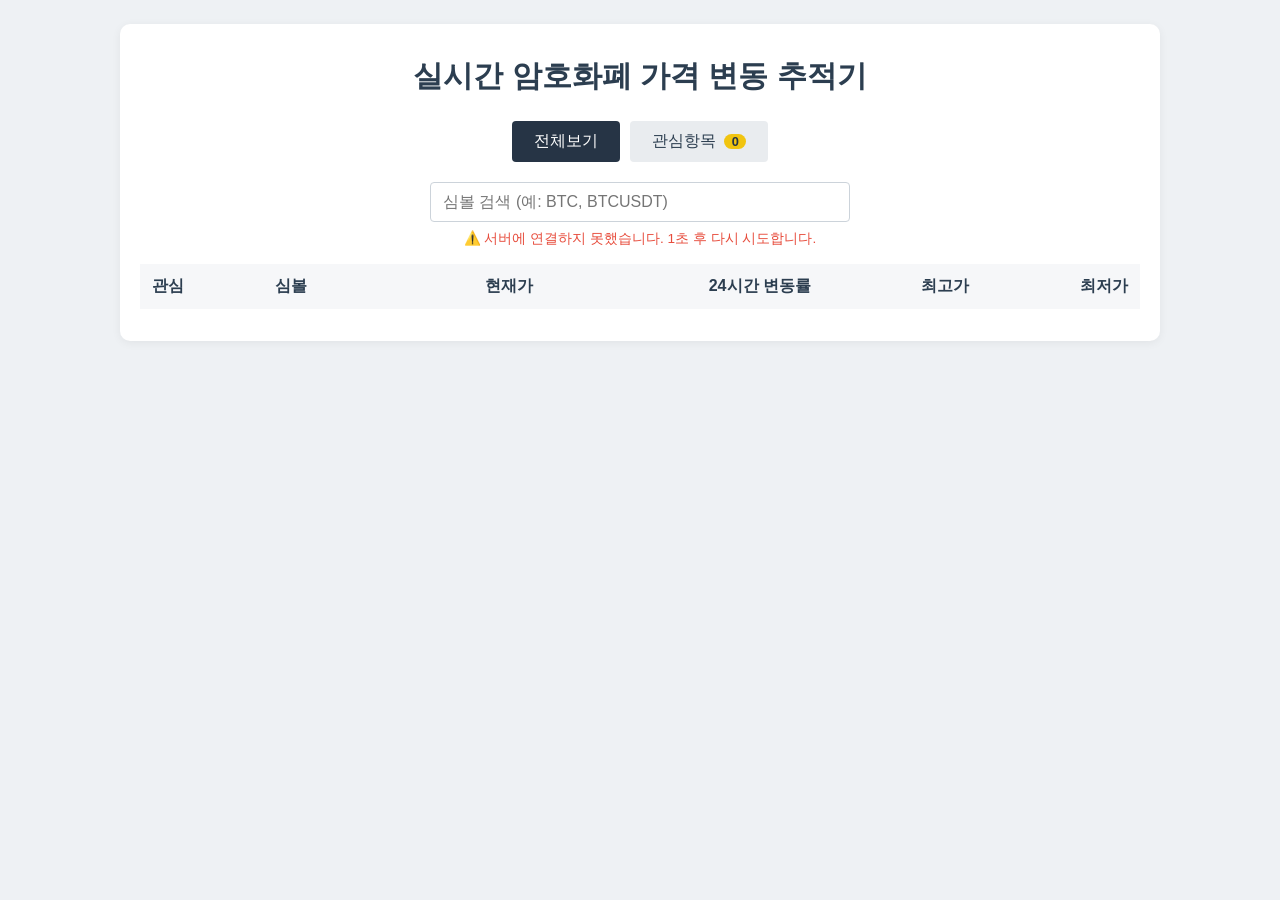
<file: JS/day4/index.html>
<!DOCTYPE html>
<html lang="ko">

<head>
    <meta charset="UTF-8">
    <meta name="viewport" content="width=device-width, initial-scale=1.0">
    <title>실시간 암호화폐 가격 변동 추적기</title>
    <link rel="stylesheet" href="./style.css">
</head>

<body>
    <main class="tracker">
        <h1>실시간 암호화폐 가격 변동 추적기</h1>

        <!-- 탭 : 전체보기 / 관심항목 -->
        <div class="tabs" role="tablist">
            <button class="tab active" data-tab="all" role="tab">전체보기</button>
            <button class="tab" data-tab="favorites" role="tab">관심항목 <span id="fav-count">0</span></button>
        </div>

        <!-- 검색창 -->
        <input type="search" id="search" placeholder="심볼 검색 (예: BTC, BTCUSDT)" autocomplete="off">

        <!-- 상태 표시줄 : 마지막 업데이트 시각 / 표시 개수 / 오류 -->
        <p id="status" class="status">데이터를 불러오는 중...</p>

        <div class="table-wrap">
            <table>
                <thead>
                    <tr>
                        <th>관심</th>
                        <th>심볼</th>
                        <th class="num">현재가</th>
                        <th class="num">24시간 변동률</th>
                        <th class="num">최고가</th>
                        <th class="num">최저가</th>
                    </tr>
                </thead>
                <tbody id="coin-list"></tbody>
            </table>
        </div>
    </main>

    <script src="./app.js"></script>
</body>

</html>
</file>
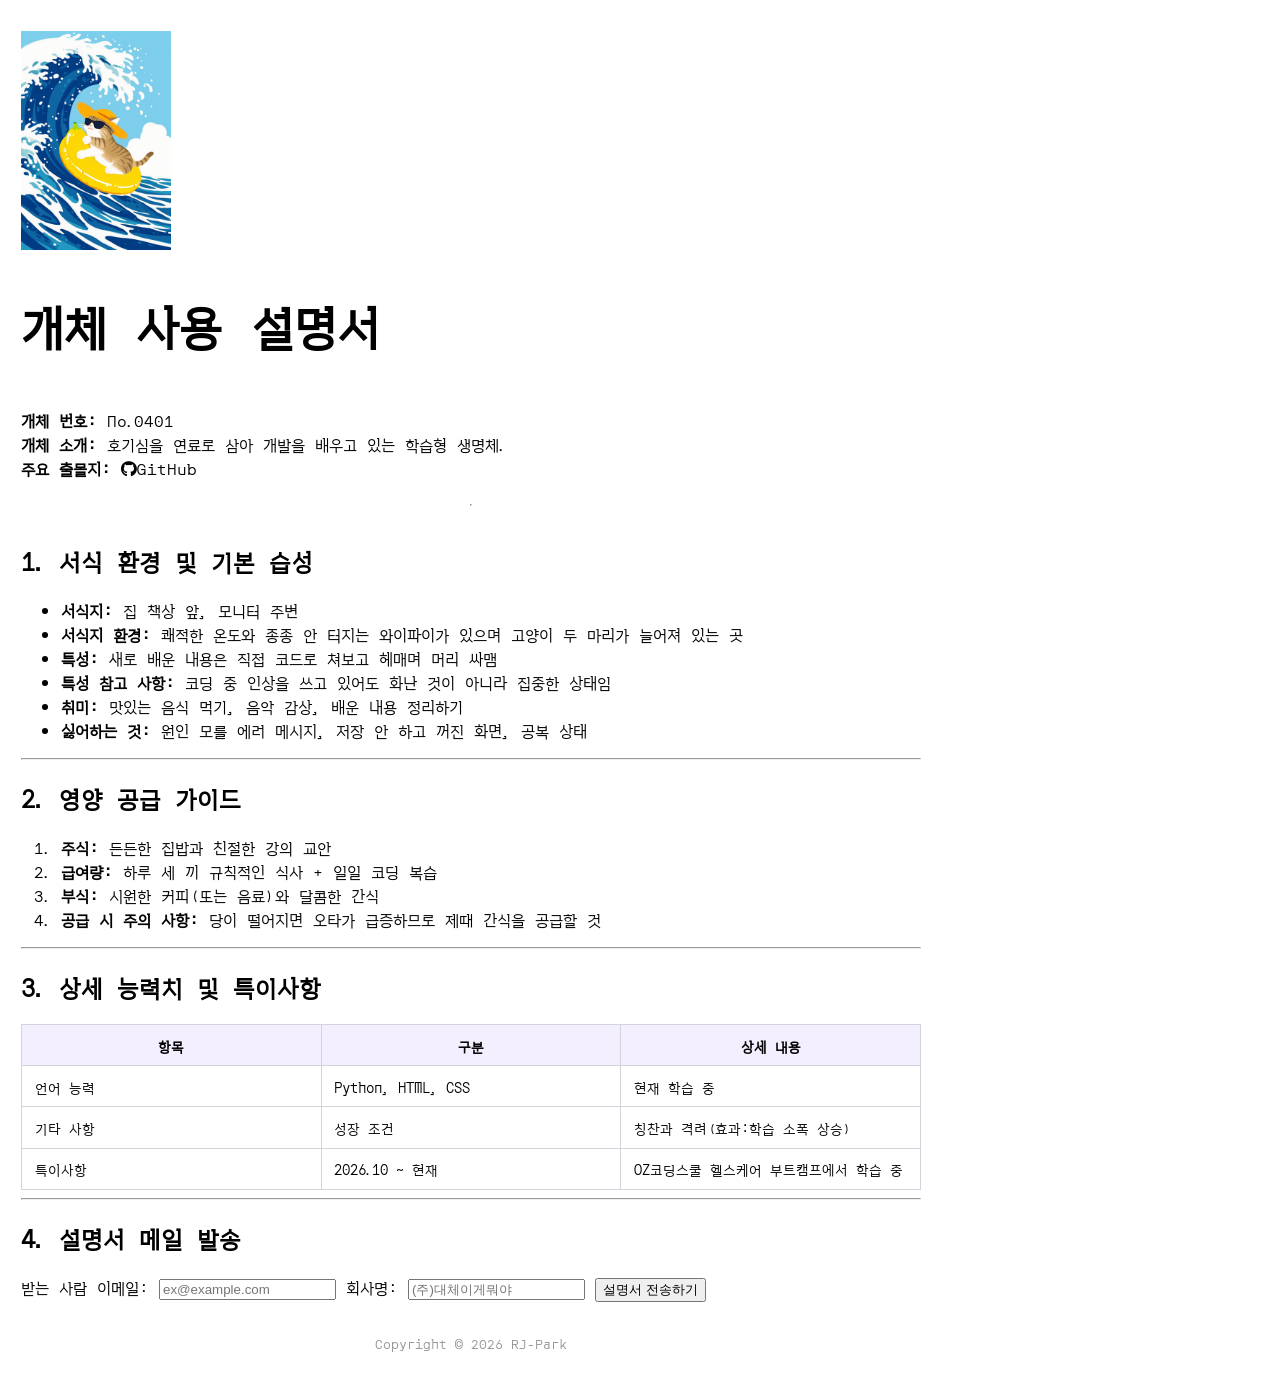
<file: HTML_CSS/day1/resume_v1.html>
<!DOCTYPE html>
<html lang="ko">

<head>
    <meta charset="UTF-8">
    <meta name="viewport" content="width=device-width, initial-scale=1.0">
    <title>개체 사용설명서 (Resume)</title>
    <!-- 외부 CSS -->
    <!-- Fontawesome -->
    <link rel="stylesheet" href="https://cdnjs.cloudflare.com/ajax/libs/font-awesome/6.5.1/css/all.min.css">
    <link rel="stylesheet" href="./style.css">

    <!-- Google fonts  -->
    <link rel="preconnect" href="https://fonts.googleapis.com">
    <link rel="preconnect" href="https://fonts.gstatic.com" crossorigin>
    <link href="https://fonts.googleapis.com/css2?family=Orbit&display=swap" rel="stylesheet">
</head>

<body>
    <!-- 헤더 -->
    <div id="contents">
        <header>
            <img src="./surfingcat.webp" alt="프로필 이미지" width="150">
            <h1>개체 사용 설명서</h1>
        </header>

        <div id="profile">
            <p>
                <span><b>개체 번호:</b> No.0401</span><br>
                <span><b>개체 소개:</b> 호기심을 연료로 삼아 개발을 배우고 있는 학습형 생명체.</span><br>
                <span><b>주요 출몰지:</b>
                    <a href="https://github.com/RJ-Park" id="github">
                        <i class="fa-brands fa-github"></i>GitHub
                    </a>
                </span>
            </p>
        </div>
        <hr>

        <!-- 메인  -->
        <main>
            <section class="resume-section">
                <h2>1. 서식 환경 및 기본 습성</h2>
                <ul>
                    <li><strong>서식지:</strong> 집 책상 앞, 모니터 주변</li>
                    <li><strong>서식지 환경:</strong> 쾌적한 온도와 종종 안 터지는 와이파이가 있으며 고양이 두 마리가 늘어져 있는 곳</li>
                    <li><strong>특성:</strong> 새로 배운 내용은 직접 코드로 쳐보고 헤매며 머리 싸맴</li>
                    <li><strong>특성 참고 사항:</strong> 코딩 중 인상을 쓰고 있어도 화난 것이 아니라 집중한 상태임</li>
                    <li><strong>취미:</strong> 맛있는 음식 먹기, 음악 감상, 배운 내용 정리하기</li>
                    <li><strong>싫어하는 것:</strong> 원인 모를 에러 메시지, 저장 안 하고 꺼진 화면, 공복 상태</li>
                </ul>
                <hr>

                <h2>2. 영양 공급 가이드</h2>
                <ol>
                    <li><strong>주식:</strong> 든든한 집밥과 친절한 강의 교안</li>
                    <li><strong>급여량:</strong> 하루 세 끼 규칙적인 식사 + 일일 코딩 복습</li>
                    <li><strong>부식:</strong> 시원한 커피(또는 음료)와 달콤한 간식</li>
                    <li><strong>공급 시 주의 사항:</strong> 당이 떨어지면 오타가 급증하므로 제때 간식을 공급할 것</li>
                </ol>
                <hr>
            </section>

            <!-- 테이블 -->
            <section class="resume-section">
                <h2>3. 상세 능력치 및 특이사항</h2>
                <table class="ability-table">
                    <thead>
                        <tr>
                            <th>항목</th>
                            <th>구분</th>
                            <th>상세 내용</th>
                        </tr>
                    </thead>
                    <tbody>
                        <tr>
                            <td>언어 능력</td>
                            <td>Python, HTML, CSS</td>
                            <td>현재 학습 중</td>
                        </tr>
                        <tr>
                            <td>기타 사항</td>
                            <td>성장 조건</td>
                            <td>칭찬과 격려(효과:학습 소폭 상승)</td>
                        </tr>
                        <tr>
                            <td>특이사항</td>
                            <td>2026.10 ~ 현재</td>
                            <td>OZ코딩스쿨 헬스케어 부트캠프에서 학습 중</td>
                        </tr>
                    </tbody>
                </table>
            </section>
            <hr>

            <section class="resume-section">
                <h2>4. 설명서 메일 발송</h2>
                <form action="https://httpbin.org/post" method="post">
                    받는 사람 이메일: <input type="email" name="email" placeholder="ex@example.com">
                    회사명: <input type="text" name="companyname" placeholder="(주)대체이게뭐야">
                    <button type="submit">설명서 전송하기</button>
                </form>
            </section>
        </main>

        <!-- 푸터 -->
        <footer>Copyright &#169; 2026 RJ-Park</footer>

        <!-- 레이아웃을 감싸는 전체 박스 끝 (여기에 있어야 함) -->
    </div>
</body>

</html>
</file>
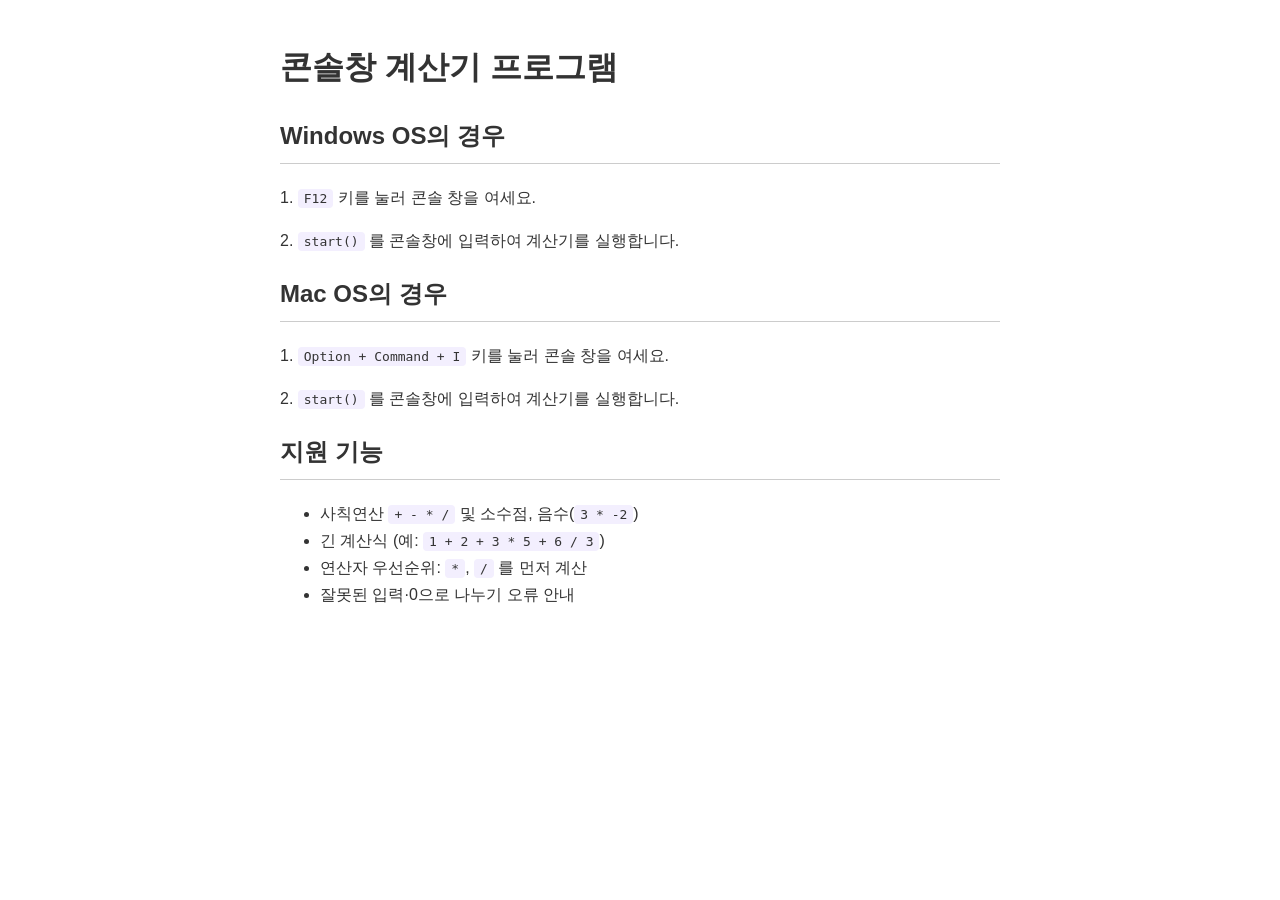
<file: JS/day2/calculator.html>
<!DOCTYPE html>
<html lang="ko">

<head>
    <meta charset="UTF-8">
    <meta name="viewport" content="width=device-width, initial-scale=1.0">
    <title>콘솔창 계산기 프로그램</title>
    <style>
        body {
            font-family: "Apple SD Gothic Neo", "Malgun Gothic", sans-serif;
            max-width: 720px;
            margin: 40px auto;
            padding: 0 16px;
            line-height: 1.7;
            color: #333;
        }

        h2 {
            border-bottom: 1px solid #ccc;
            padding-bottom: 6px;
        }

        code {
            background: #f3effe;
            padding: 2px 6px;
            border-radius: 4px;
        }
    </style>
</head>

<body>
    <h1>콘솔창 계산기 프로그램</h1>

    <h2>Windows OS의 경우</h2>
    <p>1. <code>F12</code> 키를 눌러 콘솔 창을 여세요.</p>
    <p>2. <code>start()</code> 를 콘솔창에 입력하여 계산기를 실행합니다.</p>

    <h2>Mac OS의 경우</h2>
    <p>1. <code>Option + Command + I</code> 키를 눌러 콘솔 창을 여세요.</p>
    <p>2. <code>start()</code> 를 콘솔창에 입력하여 계산기를 실행합니다.</p>

    <h2>지원 기능</h2>
    <ul>
        <li>사칙연산 <code>+ - * /</code> 및 소수점, 음수(<code>3 * -2</code>)</li>
        <li>긴 계산식 (예: <code>1 + 2 + 3 * 5 + 6 / 3</code>)</li>
        <li>연산자 우선순위: <code>*</code>, <code>/</code> 를 먼저 계산</li>
        <li>잘못된 입력·0으로 나누기 오류 안내</li>
    </ul>

    <script src="./calculator.js"></script>
</body>

</html>
</file>
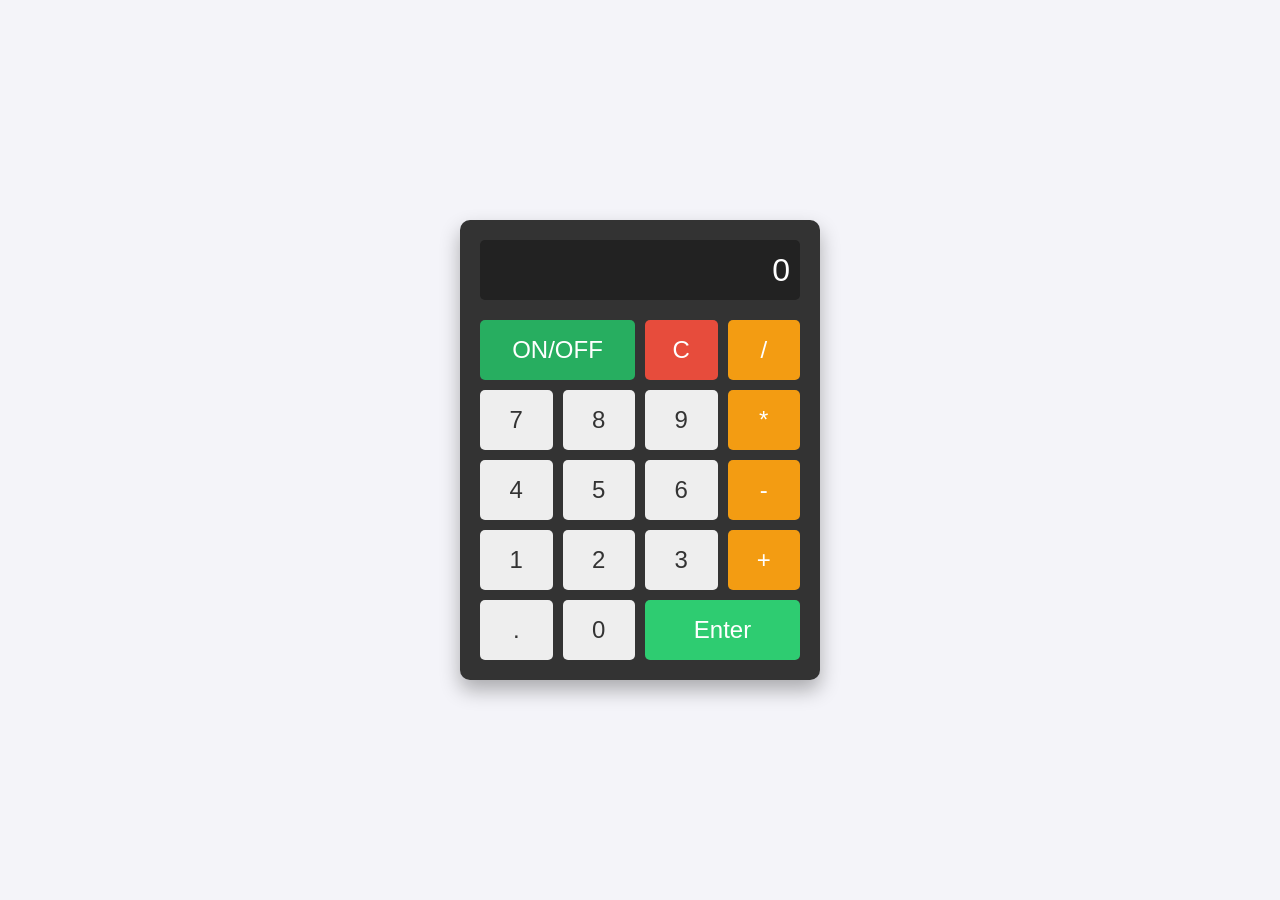
<file: JS/day3/calculator.html>
<!DOCTYPE html>
<html lang="ko">
<head>
    <meta charset="UTF-8">
    <meta name="viewport" content="width=device-width, initial-scale=1.0">
    <title>JS 사칙연산 계산기 (DOM 버전)</title>
    <link rel="stylesheet" href="calculator_style.css">
</head>
<body>

<div class="calculator">
    <input type="text" id="display" readonly value="0">
    <div class="buttons">
        <button class="on-off on" data-action="power">ON/OFF</button>
        <button class="clear" data-action="clear">C</button>
        <button class="operator" data-value="/">/</button>

        <button class="number" data-value="7">7</button>
        <button class="number" data-value="8">8</button>
        <button class="number" data-value="9">9</button>
        <button class="operator" data-value="*">*</button>

        <button class="number" data-value="4">4</button>
        <button class="number" data-value="5">5</button>
        <button class="number" data-value="6">6</button>
        <button class="operator" data-value="-">-</button>

        <button class="number" data-value="1">1</button>
        <button class="number" data-value="2">2</button>
        <button class="number" data-value="3">3</button>
        <button class="operator" data-value="+">+</button>

        <button class="number" data-value=".">.</button>
        <button class="number" data-value="0">0</button>
        <button class="enter" data-action="enter">Enter</button>
    </div>
</div>

<script src="calculator.js"></script>
</body>
</html>
</file>
<file: JS/day4/style.css>
* {
    box-sizing: border-box;
}

body {
    margin: 0;
    padding: 24px 16px;
    background-color: #eef1f4;
    font-family: "Apple SD Gothic Neo", "Malgun Gothic", "Noto Sans KR", sans-serif;
    color: #2c3e50;
}

.tracker {
    max-width: 1040px;
    margin: 0 auto;
    background-color: #fff;
    border-radius: 10px;
    padding: 32px 20px;
    box-shadow: 0 2px 10px rgba(0, 0, 0, 0.06);
}

h1 {
    text-align: center;
    font-size: 1.9rem;
    margin: 0 0 24px;
}

/* ---------- 탭 ---------- */
.tabs {
    display: flex;
    justify-content: center;
    gap: 10px;
    margin-bottom: 20px;
}

.tab {
    border: none;
    border-radius: 4px;
    padding: 10px 22px;
    font-size: 1rem;
    cursor: pointer;
    background-color: #e9ecef;
    color: #2c3e50;
}

.tab.active {
    background-color: #263445;
    color: #fff;
}

#fav-count {
    display: inline-block;
    min-width: 22px;
    margin-left: 4px;
    padding: 0 6px;
    border-radius: 10px;
    background-color: #f1c40f;
    color: #263445;
    font-size: 0.8rem;
    font-weight: 700;
}

/* ---------- 검색창 ---------- */
#search {
    display: block;
    width: 100%;
    max-width: 420px;
    margin: 0 auto 8px;
    padding: 10px 12px;
    font-size: 1rem;
    border: 1px solid #ccd3da;
    border-radius: 4px;
}

#search:focus {
    outline: none;
    border: 2px solid #263445;
}

.status {
    text-align: center;
    font-size: 0.85rem;
    color: #7f8c8d;
    margin: 0 0 16px;
    min-height: 1.2em;
}

.status.error {
    color: #e74c3c;
}

/* ---------- 표 ---------- */
.table-wrap {
    overflow-x: auto; /* 좁은 화면에서는 표만 가로 스크롤 */
}

table {
    width: 100%;
    border-collapse: collapse;
    min-width: 640px;
}

thead th {
    background-color: #f6f7f9;
    text-align: left;
    font-weight: 600;
    padding: 12px;
    position: sticky;
    top: 0;
}

td {
    padding: 12px;
    border-bottom: 1px solid #edf0f2;
}

.num {
    text-align: right;
    font-variant-numeric: tabular-nums; /* 숫자 폭을 같게 해서 덜 흔들리게 */
}

.symbol {
    font-weight: 700;
}

.up {
    color: #e74c3c;
    font-weight: 700;
}

.down {
    color: #2e86de;
    font-weight: 700;
}

/* ---------- 관심(별) 버튼 ---------- */
.star {
    border: none;
    background: none;
    font-size: 1.3rem;
    cursor: pointer;
    color: #bdc3c7;
    padding: 0 6px;
    line-height: 1;
}

.star.on {
    color: #f1c40f;
}

/* 가격이 바뀐 순간 잠깐 깜빡이는 효과 */
.flash-up {
    animation: flashUp 0.8s;
}

.flash-down {
    animation: flashDown 0.8s;
}

@keyframes flashUp {
    from { background-color: rgba(231, 76, 60, 0.18); }
    to { background-color: transparent; }
}

@keyframes flashDown {
    from { background-color: rgba(46, 134, 222, 0.18); }
    to { background-color: transparent; }
}

.empty {
    text-align: center;
    color: #95a5a6;
    padding: 40px 0;
}
</file>
<file: HTML_CSS/day1/style.css>
body {
    margin: 0;
    font-family: "Orbit", sans-serif;
}
        
#contents {
    max-width: 900px;
    margin: 1px;
    padding: 20px;
    min-height: 100vh;
    display: flex;
    flex-direction: column;
}

header {
    font-family: "Orbit", sans-serif;
    font-size: x-large;
    font-weight: bold;
    margin-top: 10px;
}

#english {
    position: absolute;
    top: 10px;
    right: 10px;
    font-size: small;
    color: gray;
}

#contact-row {
    font-size: x-small;

    display: flex;
    justify-content: center;
    gap: 10px;
}

#github {
    color: inherit;
    text-decoration: none;
}
        
#github:hover {
    color: rgb(145, 66, 66);
    text-decoration: underline;
}

main {
    flex: 1;
    margin-top: 10px;
}

.ability-table {
    width: 100%;
    border-collapse: collapse;
    font-size: 0.9rem;
    margin-top: 0.5rem;
    table-layout: fixed;
    word-break: keep-all;
}

.ability-table th,
.ability-table td {
    border: 1px solid #d1d5db;
    padding: 0.6rem 0.8rem;
    text-align: left;
}

.ability-table thead th {
    background-color: #f3effe;
    text-align: center;
    font-weight: bold;
}

footer {
    font-size: small;
    color: rgb(154, 149, 149);
    text-align: center;
    margin-top: 2rem;
    margin-bottom: 0.8rem;
}
</file>
<file: JS/day3/calculator_style.css>
body {
    display: flex;
    justify-content: center;
    align-items: center;
    height: 100vh;
    background-color: #f4f4f9;
    margin: 0;
    font-family: 'Arial', sans-serif;
}

.calculator {
    background-color: #333;
    padding: 20px;
    border-radius: 10px;
    box-shadow: 0px 10px 20px rgba(0, 0, 0, 0.3);
    width: 320px;
}

#display {
    width: 100%;
    height: 60px;
    background-color: #222;
    color: #fff;
    text-align: right;
    padding: 10px;
    font-size: 2rem;
    border: none;
    border-radius: 5px;
    margin-bottom: 20px;
    box-sizing: border-box;
}

.buttons {
    display: grid;
    grid-template-columns: repeat(4, 1fr);
    gap: 10px;
}

button {
    height: 60px;
    font-size: 1.5rem;
    border: none;
    border-radius: 5px;
    cursor: pointer;
    transition: background-color 0.2s, transform 0.1s;
}

button:active {
    transform: scale(0.95);
}

.number {
    background-color: #eee;
    color: #333;
}

.number:hover {
    background-color: #ddd;
}

.operator {
    background-color: #f39c12;
    color: white;
}

.operator:hover {
    background-color: #e67e22;
}

.enter {
    background-color: #2ecc71;
    color: white;
    grid-column: span 2;
}

.enter:hover {
    background-color: #27ae60;
}

.clear {
    background-color: #e74c3c;
    color: white;
}

.clear:hover {
    background-color: #c0392b;
}

.on-off {
    background-color: #7f8c8d;
    color: white;
    grid-column: span 2;
}

.on-off.on {
    background-color: #27ae60;
}

.on-off:hover {
    background-color: #95a5a6;
}

/* 긴 계산식이 화면 밖으로 넘치면 앞부분을 숨기고 끝부분이 보이게 */
#display {
    overflow: hidden;
    text-overflow: ellipsis;
    direction: ltr;
}

/* 계산기가 꺼졌을 때(.off) : 화면을 어둡게, 버튼은 흐리게 */
.calculator.off #display {
    background-color: #111;
    color: #111;
}

.calculator.off button:not(.on-off) {
    opacity: 0.4;
    cursor: not-allowed;
}

/* 키보드로 누른 버튼을 잠깐 눌린 것처럼 보여주기 */
button.pressed {
    transform: scale(0.95);
    filter: brightness(0.9);
}
</file>
